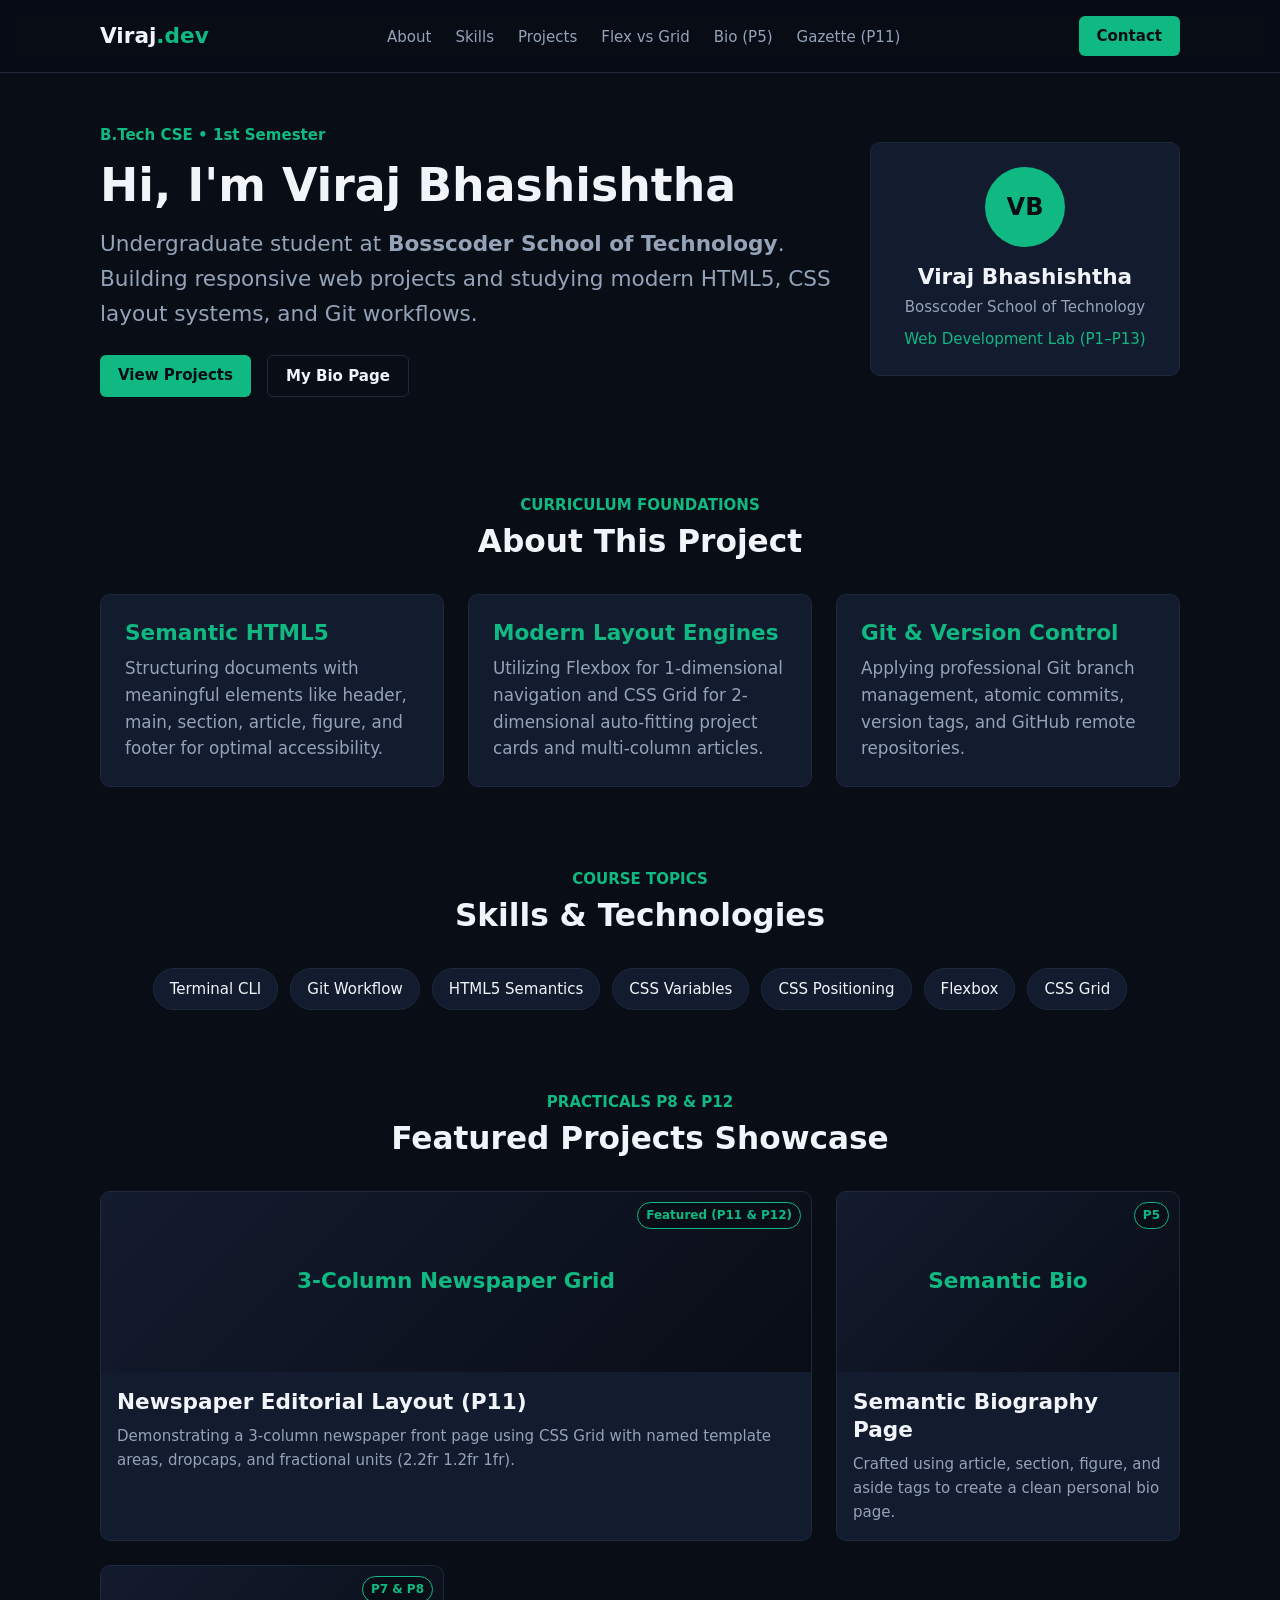
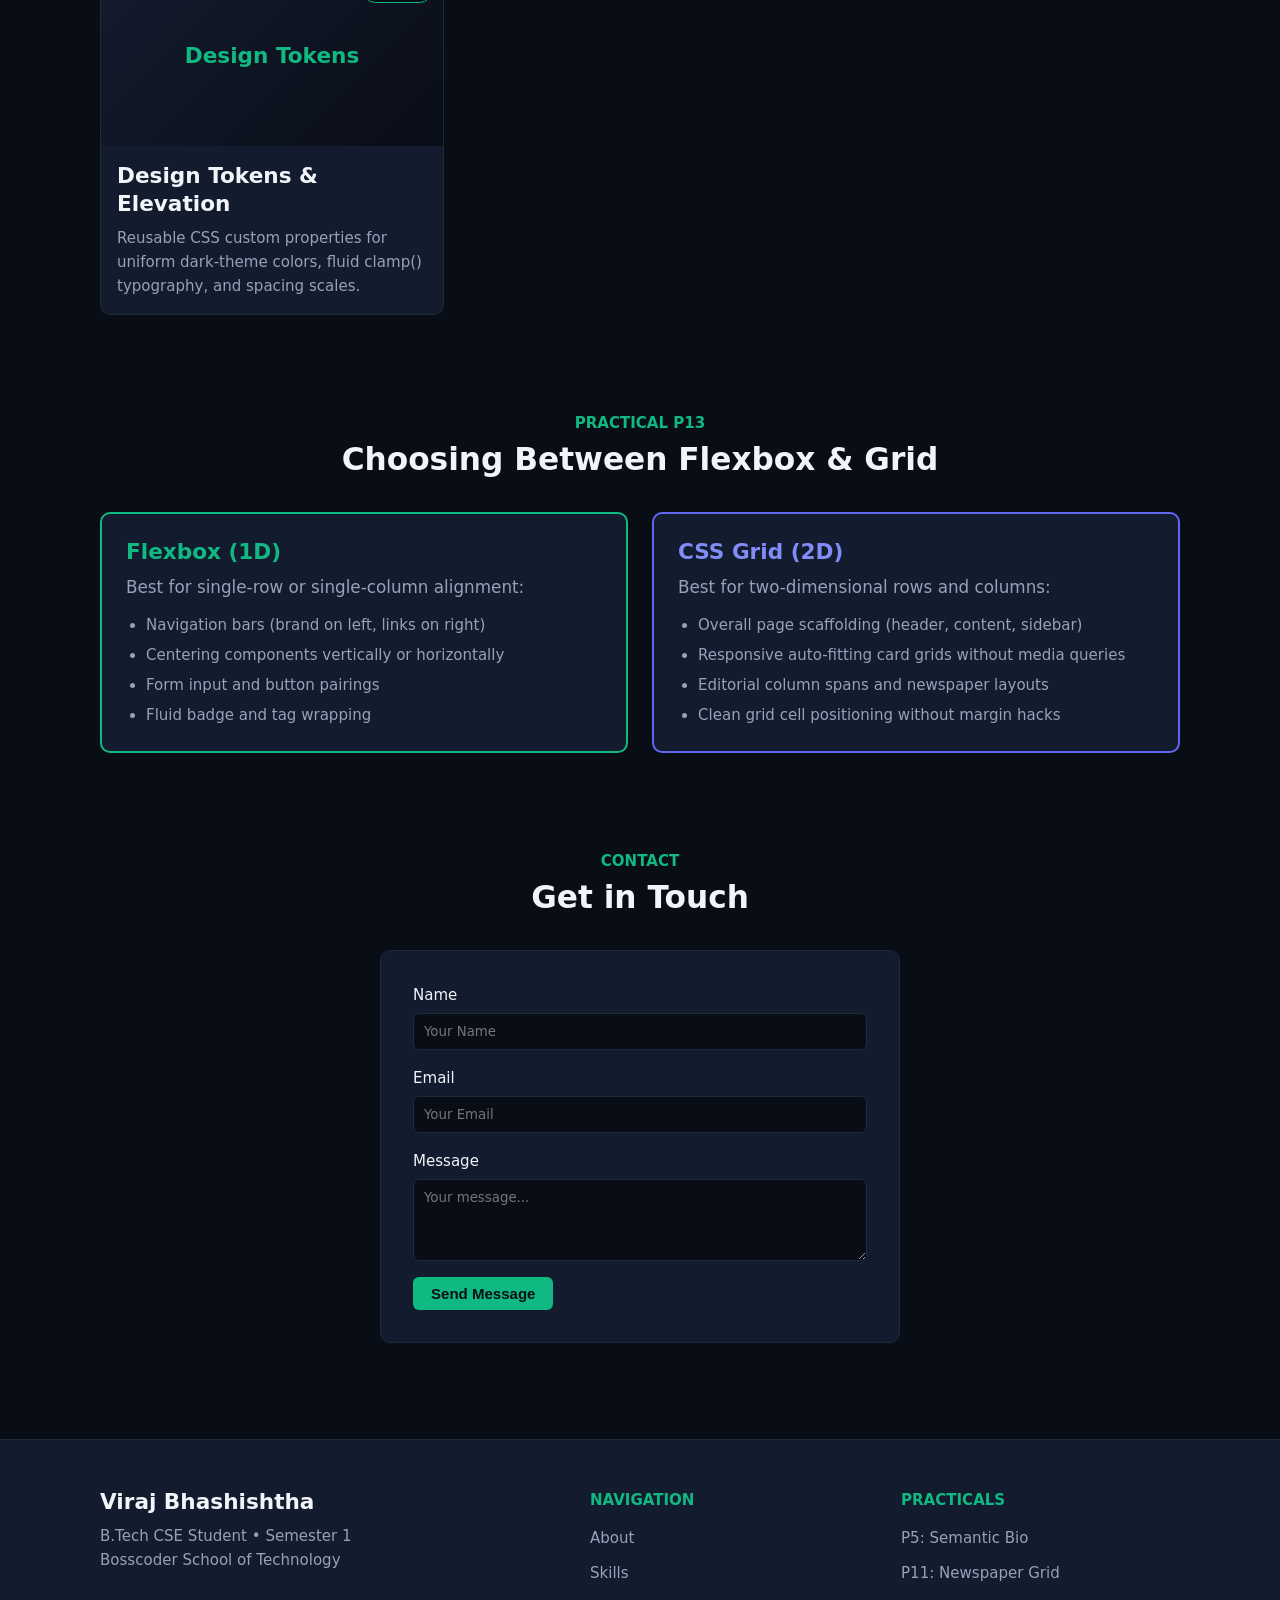
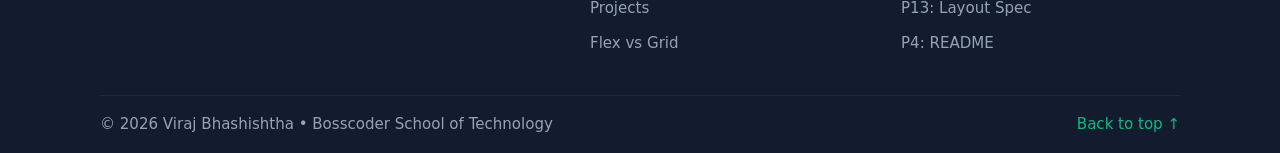
<file: index.html>
<!DOCTYPE html>
<html lang="en">
<head>
  <meta charset="UTF-8">
  <meta name="viewport" content="width=device-width, initial-scale=1.0">
  <title>Viraj Bhashishtha | Web Dev Portfolio (P1–P13)</title>
  
  <link rel="stylesheet" href="styles/tokens.css">
  <link rel="stylesheet" href="styles/base.css">
  <link rel="stylesheet" href="styles/layout.css">
  <link rel="stylesheet" href="styles/grid.css">
  
  <style>
    .section-heading {
      text-align: center;
      margin-bottom: var(--space-xl);
    }
    .section-heading h2 {
      color: var(--text-main);
    }
    .section-heading p {
      color: var(--primary);
      font-size: var(--font-sm);
      text-transform: uppercase;
      font-weight: 600;
      margin-bottom: 4px;
    }
    .contact-card {
      max-width: 520px;
      margin: 0 auto;
      background: var(--surface);
      border: 1px solid var(--border-color);
      border-radius: var(--radius-md);
      padding: var(--space-xl);
      display: flex;
      flex-direction: column;
      gap: var(--space-md);
    }
    .input-group {
      display: flex;
      flex-direction: column;
      gap: 6px;
    }
    .input-group label {
      font-size: var(--font-sm);
      font-weight: 500;
    }
    .text-input {
      padding: 10px;
      background: var(--bg-dark);
      border: 1px solid var(--border-color);
      border-radius: var(--radius-sm);
      color: var(--text-main);
      font-family: inherit;
    }
    .text-input:focus {
      outline: none;
      border-color: var(--primary);
    }
  </style>
</head>
<body>

  <!-- P8 & P9 & P10: Sticky Header with Flexbox Navigation -->
  <header class="site-header">
    <div class="container navbar">
      <a href="index.html" class="brand-link">Viraj<span>.dev</span></a>
      
      <nav>
        <ul class="nav-list">
          <li><a href="#about">About</a></li>
          <li><a href="#skills">Skills</a></li>
          <li><a href="#projects">Projects</a></li>
          <li><a href="#compare">Flex vs Grid</a></li>
          <li><a href="bio.html">Bio (P5)</a></li>
          <li><a href="newspaper.html">Gazette (P11)</a></li>
        </ul>
      </nav>

      <a href="#contact" class="btn">Contact</a>
    </div>
  </header>

  <main class="container">

    <!-- Hero Section (P6, P9) -->
    <section class="hero-section" id="hero">
      <div class="hero-info">
        <span style="color: var(--primary); font-weight: 600; font-size: var(--font-sm);">B.Tech CSE • 1st Semester</span>
        <h1 style="margin: var(--space-xs) 0 var(--space-sm);">Hi, I'm Viraj Bhashishtha</h1>
        <p style="font-size: var(--font-lg); margin-bottom: var(--space-lg);">
          Undergraduate student at <strong>Bosscoder School of Technology</strong>. Building responsive web projects and studying modern HTML5, CSS layout systems, and Git workflows.
        </p>
        <div style="display: flex; gap: var(--space-md);">
          <a href="#projects" class="btn">View Projects</a>
          <a href="bio.html" class="btn" style="background: transparent; border: 1px solid var(--border-color); color: var(--text-main);">My Bio Page</a>
        </div>
      </div>

      <div class="hero-badge-card">
        <div style="width: 80px; height: 80px; border-radius: var(--radius-full); background: var(--primary); margin: 0 auto var(--space-md); display: flex; align-items: center; justify-content: center; font-size: 1.5rem; font-weight: bold; color: #090d16;">VB</div>
        <h3>Viraj Bhashishtha</h3>
        <p style="font-size: var(--font-sm); margin-top: 4px;">Bosscoder School of Technology</p>
        <p style="font-size: var(--font-sm); color: var(--primary); margin-top: var(--space-xs);">Web Development Lab (P1–P13)</p>
      </div>
    </section>

    <!-- About Section (P6) -->
    <section id="about" style="padding: var(--space-2xl) 0;">
      <div class="section-heading">
        <p>Curriculum Foundations</p>
        <h2>About This Project</h2>
      </div>
      <div style="display: grid; grid-template-columns: repeat(auto-fit, minmax(280px, 1fr)); gap: var(--space-lg);">
        <div style="background: var(--surface); padding: var(--space-lg); border-radius: var(--radius-md); border: 1px solid var(--border-color);">
          <h3 style="color: var(--primary); margin-bottom: var(--space-xs);">Semantic HTML5</h3>
          <p>Structuring documents with meaningful elements like header, main, section, article, figure, and footer for optimal accessibility.</p>
        </div>
        <div style="background: var(--surface); padding: var(--space-lg); border-radius: var(--radius-md); border: 1px solid var(--border-color);">
          <h3 style="color: var(--primary); margin-bottom: var(--space-xs);">Modern Layout Engines</h3>
          <p>Utilizing Flexbox for 1-dimensional navigation and CSS Grid for 2-dimensional auto-fitting project cards and multi-column articles.</p>
        </div>
        <div style="background: var(--surface); padding: var(--space-lg); border-radius: var(--radius-md); border: 1px solid var(--border-color);">
          <h3 style="color: var(--primary); margin-bottom: var(--space-xs);">Git &amp; Version Control</h3>
          <p>Applying professional Git branch management, atomic commits, version tags, and GitHub remote repositories.</p>
        </div>
      </div>
    </section>

    <!-- Skills Section -->
    <section id="skills" style="padding: var(--space-xl) 0;">
      <div class="section-heading">
        <p>Course Topics</p>
        <h2>Skills &amp; Technologies</h2>
      </div>
      <div style="display: flex; flex-wrap: wrap; gap: var(--space-sm); justify-content: center;">
        <span style="background: var(--surface); border: 1px solid var(--border-color); padding: 8px 16px; border-radius: var(--radius-full); font-size: var(--font-sm);">Terminal CLI</span>
        <span style="background: var(--surface); border: 1px solid var(--border-color); padding: 8px 16px; border-radius: var(--radius-full); font-size: var(--font-sm);">Git Workflow</span>
        <span style="background: var(--surface); border: 1px solid var(--border-color); padding: 8px 16px; border-radius: var(--radius-full); font-size: var(--font-sm);">HTML5 Semantics</span>
        <span style="background: var(--surface); border: 1px solid var(--border-color); padding: 8px 16px; border-radius: var(--radius-full); font-size: var(--font-sm);">CSS Variables</span>
        <span style="background: var(--surface); border: 1px solid var(--border-color); padding: 8px 16px; border-radius: var(--radius-full); font-size: var(--font-sm);">CSS Positioning</span>
        <span style="background: var(--surface); border: 1px solid var(--border-color); padding: 8px 16px; border-radius: var(--radius-full); font-size: var(--font-sm);">Flexbox</span>
        <span style="background: var(--surface); border: 1px solid var(--border-color); padding: 8px 16px; border-radius: var(--radius-full); font-size: var(--font-sm);">CSS Grid</span>
      </div>
    </section>

    <!-- Projects Grid Section (P8, P12) -->
    <section id="projects" style="padding: var(--space-2xl) 0;">
      <div class="section-heading">
        <p>Practicals P8 &amp; P12</p>
        <h2>Featured Projects Showcase</h2>
      </div>

      <div class="showcase-grid">
        
        <!-- Featured Card: Spans 2 columns -->
        <article class="card-item featured-wide">
          <div class="card-preview">
            <span class="badge-floating">Featured (P11 &amp; P12)</span>
            3-Column Newspaper Grid
            <div class="card-hover-panel">
              <h4 style="color: white;">Newspaper Grid Layout</h4>
              <p style="color: var(--text-muted); font-size: var(--font-sm);">Built with grid-template-areas</p>
              <a href="newspaper.html" class="btn">View Live Demo</a>
            </div>
          </div>
          <div class="card-details">
            <h3>Newspaper Editorial Layout (P11)</h3>
            <p style="margin-top: var(--space-xs); font-size: var(--font-sm);">
              Demonstrating a 3-column newspaper front page using CSS Grid with named template areas, dropcaps, and fractional units (2.2fr 1.2fr 1fr).
            </p>
          </div>
        </article>

        <!-- Card 2 -->
        <article class="card-item">
          <div class="card-preview">
            <span class="badge-floating">P5</span>
            Semantic Bio
            <div class="card-hover-panel">
              <h4 style="color: white;">Bio Page</h4>
              <p style="color: var(--text-muted); font-size: var(--font-sm);">Accessible semantic structure</p>
              <a href="bio.html" class="btn">View Bio Page</a>
            </div>
          </div>
          <div class="card-details">
            <h3>Semantic Biography Page</h3>
            <p style="margin-top: var(--space-xs); font-size: var(--font-sm);">
              Crafted using article, section, figure, and aside tags to create a clean personal bio page.
            </p>
          </div>
        </article>

        <!-- Card 3 -->
        <article class="card-item">
          <div class="card-preview">
            <span class="badge-floating">P7 &amp; P8</span>
            Design Tokens
            <div class="card-hover-panel">
              <h4 style="color: white;">CSS Tokens</h4>
              <p style="color: var(--text-muted); font-size: var(--font-sm);">Colors and fluid typography</p>
              <a href="styles/tokens.css" class="btn">Inspect CSS</a>
            </div>
          </div>
          <div class="card-details">
            <h3>Design Tokens &amp; Elevation</h3>
            <p style="margin-top: var(--space-xs); font-size: var(--font-sm);">
              Reusable CSS custom properties for uniform dark-theme colors, fluid clamp() typography, and spacing scales.
            </p>
          </div>
        </article>

      </div>
    </section>

    <!-- Layout Comparison Section (P13) -->
    <section id="compare" style="padding: var(--space-2xl) 0;">
      <div class="section-heading">
        <p>Practical P13</p>
        <h2>Choosing Between Flexbox &amp; Grid</h2>
      </div>

      <div style="display: grid; grid-template-columns: repeat(auto-fit, minmax(300px, 1fr)); gap: var(--space-lg);">
        <div style="background: var(--surface); border: 2px solid var(--primary); border-radius: var(--radius-md); padding: var(--space-lg);">
          <h3 style="color: var(--primary);">Flexbox (1D)</h3>
          <p style="margin: var(--space-xs) 0 var(--space-sm);">Best for single-row or single-column alignment:</p>
          <ul style="padding-left: 20px; font-size: var(--font-sm); color: var(--text-muted); display: flex; flex-direction: column; gap: 6px;">
            <li>Navigation bars (brand on left, links on right)</li>
            <li>Centering components vertically or horizontally</li>
            <li>Form input and button pairings</li>
            <li>Fluid badge and tag wrapping</li>
          </ul>
        </div>

        <div style="background: var(--surface); border: 2px solid var(--accent); border-radius: var(--radius-md); padding: var(--space-lg);">
          <h3 style="color: var(--accent-light);">CSS Grid (2D)</h3>
          <p style="margin: var(--space-xs) 0 var(--space-sm);">Best for two-dimensional rows and columns:</p>
          <ul style="padding-left: 20px; font-size: var(--font-sm); color: var(--text-muted); display: flex; flex-direction: column; gap: 6px;">
            <li>Overall page scaffolding (header, content, sidebar)</li>
            <li>Responsive auto-fitting card grids without media queries</li>
            <li>Editorial column spans and newspaper layouts</li>
            <li>Clean grid cell positioning without margin hacks</li>
          </ul>
        </div>
      </div>
    </section>

    <!-- Contact Form Section -->
    <section id="contact" style="padding: var(--space-2xl) 0;">
      <div class="section-heading">
        <p>Contact</p>
        <h2>Get in Touch</h2>
      </div>

      <form class="contact-card" action="#" method="POST" onsubmit="event.preventDefault(); alert('Message sent!');">
        <div class="input-group">
          <label for="name">Name</label>
          <input type="text" id="name" name="name" class="text-input" placeholder="Your Name" required>
        </div>
        <div class="input-group">
          <label for="email">Email</label>
          <input type="email" id="email" name="email" class="text-input" placeholder="Your Email" required>
        </div>
        <div class="input-group">
          <label for="msg">Message</label>
          <textarea id="msg" name="msg" class="text-input" rows="4" placeholder="Your message..." required></textarea>
        </div>
        <button type="submit" class="btn" style="align-self: flex-start;">Send Message</button>
      </form>
    </section>

  </main>

  <!-- P10: Multi-Column Flexbox Footer -->
  <footer class="page-footer">
    <div class="container">
      <div class="footer-rows">
        <div class="footer-section" style="flex: 2 1 300px;">
          <h3 style="color: var(--text-main); margin-bottom: var(--space-xs);">Viraj Bhashishtha</h3>
          <p style="font-size: var(--font-sm);">B.Tech CSE Student • Semester 1<br>Bosscoder School of Technology</p>
        </div>
        <div class="footer-section">
          <h4>Navigation</h4>
          <ul>
            <li><a href="#about">About</a></li>
            <li><a href="#skills">Skills</a></li>
            <li><a href="#projects">Projects</a></li>
            <li><a href="#compare">Flex vs Grid</a></li>
          </ul>
        </div>
        <div class="footer-section">
          <h4>Practicals</h4>
          <ul>
            <li><a href="bio.html">P5: Semantic Bio</a></li>
            <li><a href="newspaper.html">P11: Newspaper Grid</a></li>
            <li><a href="LAYOUT-COMPARISON.md">P13: Layout Spec</a></li>
            <li><a href="README.md">P4: README</a></li>
          </ul>
        </div>
      </div>
      <div class="footer-bottom-bar">
        <p>&copy; 2026 Viraj Bhashishtha • Bosscoder School of Technology</p>
        <a href="#hero">Back to top ↑</a>
      </div>
    </div>
  </footer>

</body>
</html>
</file>
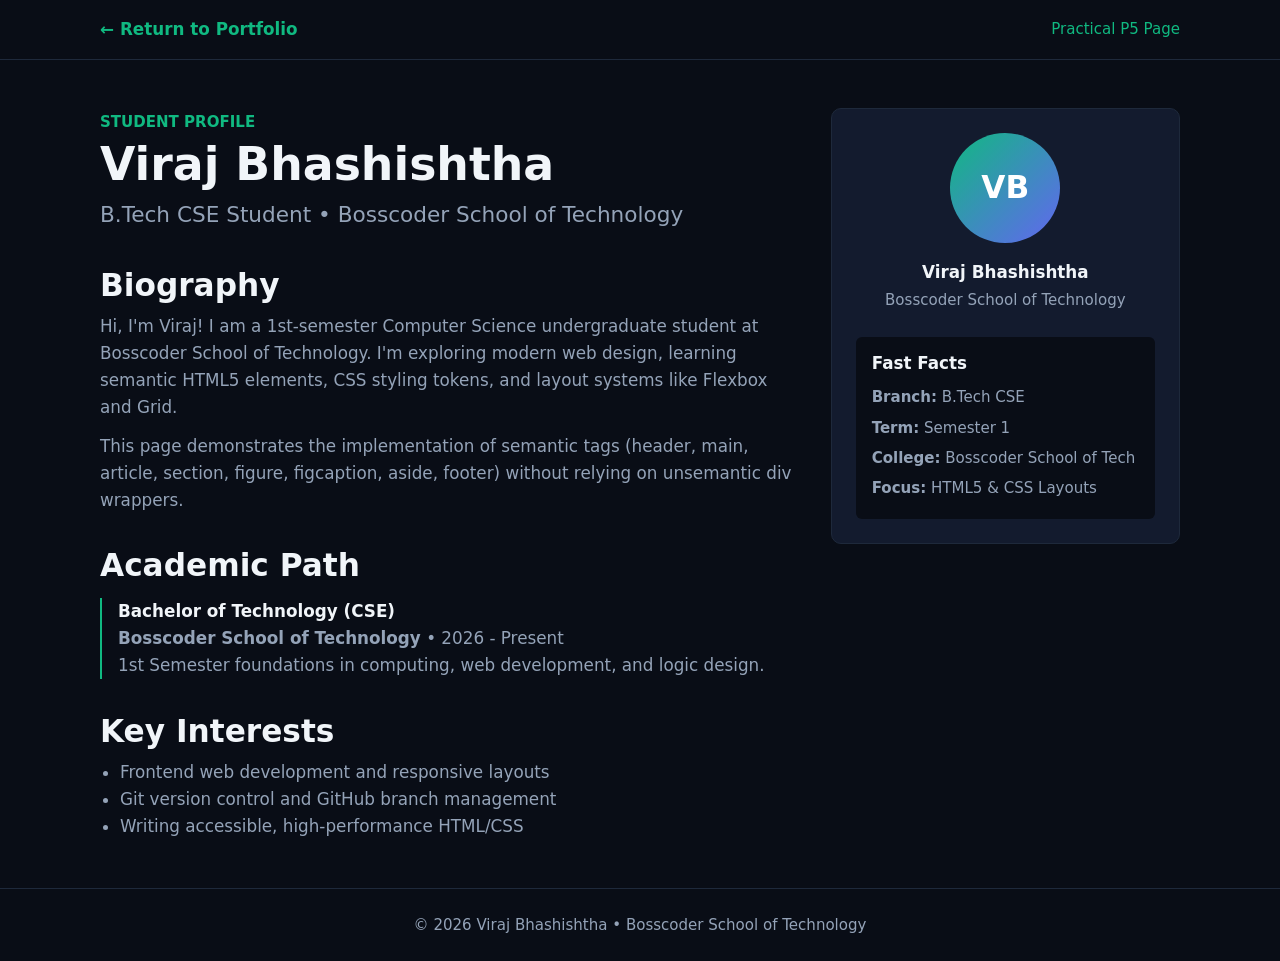
<file: bio.html>
<!DOCTYPE html>
<html lang="en">
<head>
  <meta charset="UTF-8">
  <meta name="viewport" content="width=device-width, initial-scale=1.0">
  <title>Viraj Bhashishtha | Semantic Bio (P5)</title>
  <link rel="stylesheet" href="styles/tokens.css">
  <link rel="stylesheet" href="styles/base.css">
  <style>
    .bio-grid {
      display: grid;
      grid-template-columns: 2fr 1fr;
      gap: var(--space-xl);
      margin-top: var(--space-2xl);
    }
    .profile-card {
      background: var(--surface);
      border: 1px solid var(--border-color);
      border-radius: var(--radius-md);
      padding: var(--space-lg);
      text-align: center;
    }
    .avatar-box {
      width: 110px;
      height: 110px;
      margin: 0 auto var(--space-md);
      border-radius: var(--radius-full);
      background: linear-gradient(135deg, var(--primary), var(--accent));
      display: flex;
      align-items: center;
      justify-content: center;
      font-size: var(--font-xl);
      font-weight: bold;
      color: white;
    }
    .fact-card {
      background: var(--bg-dark);
      padding: var(--space-md);
      border-radius: var(--radius-sm);
      margin-top: var(--space-lg);
      text-align: left;
    }
    .fact-card ul {
      list-style-type: none;
      margin-top: var(--space-xs);
    }
    .fact-card li {
      padding: 3px 0;
      font-size: var(--font-sm);
      color: var(--text-muted);
    }
    .bio-header {
      padding: var(--space-md) 0;
      border-bottom: 1px solid var(--border-color);
    }
    .bio-footer {
      margin-top: var(--space-2xl);
      padding: var(--space-lg) 0;
      border-top: 1px solid var(--border-color);
      text-align: center;
      font-size: var(--font-sm);
      color: var(--text-muted);
    }
    @media (max-width: 768px) {
      .bio-grid {
        grid-template-columns: 1fr;
      }
    }
  </style>
</head>
<body>

  <!-- Semantic Header -->
  <header class="bio-header">
    <div class="container" style="display: flex; justify-content: space-between; align-items: center;">
      <a href="index.html" style="font-weight: bold;">← Return to Portfolio</a>
      <span style="color: var(--primary); font-size: var(--font-sm);">Practical P5 Page</span>
    </div>
  </header>

  <!-- Semantic Main Landmark -->
  <main class="container">
    <div class="bio-grid">
      
      <!-- Article: Primary Content -->
      <article>
        <header>
          <span style="color: var(--primary); text-transform: uppercase; font-size: var(--font-sm); font-weight: bold;">Student Profile</span>
          <h1>Viraj Bhashishtha</h1>
          <p style="font-size: var(--font-lg); margin-top: 4px;">B.Tech CSE Student • Bosscoder School of Technology</p>
        </header>

        <section style="margin-top: var(--space-xl);">
          <h2>Biography</h2>
          <p style="margin-top: var(--space-xs);">
            Hi, I'm Viraj! I am a 1st-semester Computer Science undergraduate student at Bosscoder School of Technology. I'm exploring modern web design, learning semantic HTML5 elements, CSS styling tokens, and layout systems like Flexbox and Grid.
          </p>
          <p style="margin-top: var(--space-sm);">
            This page demonstrates the implementation of semantic tags (header, main, article, section, figure, figcaption, aside, footer) without relying on unsemantic div wrappers.
          </p>
        </section>

        <!-- Academic Background -->
        <section style="margin-top: var(--space-xl);">
          <h2>Academic Path</h2>
          <div style="margin-top: var(--space-sm); border-left: 2px solid var(--primary); padding-left: var(--space-md);">
            <h4>Bachelor of Technology (CSE)</h4>
            <p><strong>Bosscoder School of Technology</strong> • 2026 - Present</p>
            <p>1st Semester foundations in computing, web development, and logic design.</p>
          </div>
        </section>

        <!-- Skills & Goals -->
        <section style="margin-top: var(--space-xl);">
          <h2>Key Interests</h2>
          <ul style="margin-top: var(--space-xs); padding-left: 20px; color: var(--text-muted);">
            <li>Frontend web development and responsive layouts</li>
            <li>Git version control and GitHub branch management</li>
            <li>Writing accessible, high-performance HTML/CSS</li>
          </ul>
        </section>
      </article>

      <!-- Aside: Sidebar Panel -->
      <aside>
        <div class="profile-card">
          <!-- Figure and Figcaption -->
          <figure>
            <div class="avatar-box">VB</div>
            <figcaption>
              <strong>Viraj Bhashishtha</strong><br>
              <span style="font-size: var(--font-sm); color: var(--text-muted);">Bosscoder School of Technology</span>
            </figcaption>
          </figure>

          <div class="fact-card">
            <h3 style="font-size: var(--font-base); color: var(--text-main);">Fast Facts</h3>
            <ul>
              <li><strong>Branch:</strong> B.Tech CSE</li>
              <li><strong>Term:</strong> Semester 1</li>
              <li><strong>College:</strong> Bosscoder School of Tech</li>
              <li><strong>Focus:</strong> HTML5 &amp; CSS Layouts</li>
            </ul>
          </div>
        </div>
      </aside>

    </div>
  </main>

  <!-- Semantic Footer -->
  <footer class="bio-footer">
    <div class="container">
      <p>&copy; 2026 Viraj Bhashishtha • Bosscoder School of Technology</p>
    </div>
  </footer>

</body>
</html>
</file>
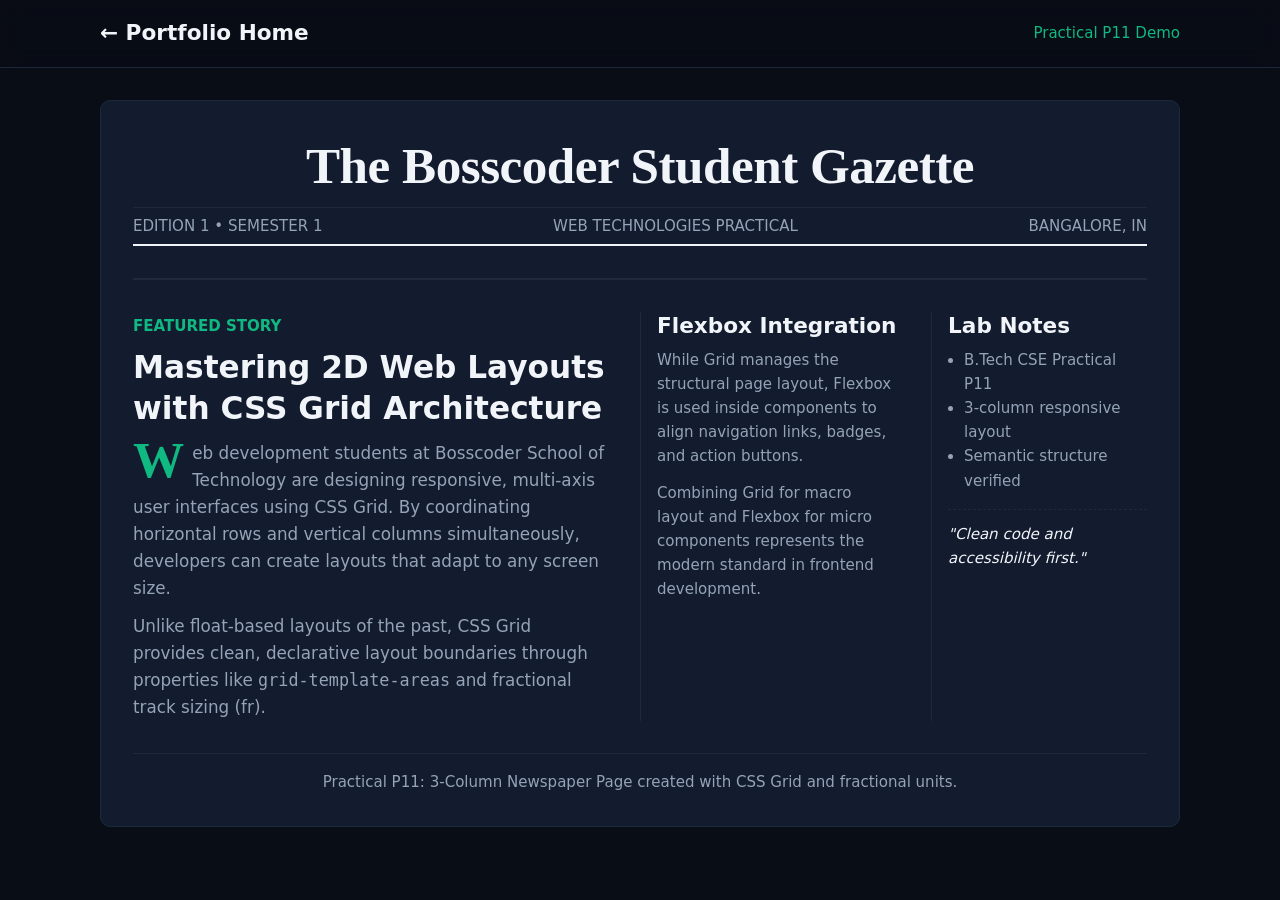
<file: newspaper.html>
<!DOCTYPE html>
<html lang="en">
<head>
  <meta charset="UTF-8">
  <meta name="viewport" content="width=device-width, initial-scale=1.0">
  <title>The Tech Tribune | CSS Grid Newspaper (P11)</title>
  <link rel="stylesheet" href="styles/tokens.css">
  <link rel="stylesheet" href="styles/base.css">
  <link rel="stylesheet" href="styles/layout.css">
  <link rel="stylesheet" href="styles/grid.css">
  <style>
    .paper-title {
      font-family: var(--font-serif);
      font-size: clamp(2.2rem, 4vw, 3.6rem);
      margin-bottom: var(--space-xs);
      letter-spacing: -0.01em;
    }
    .info-bar {
      display: flex;
      justify-content: space-between;
      border-top: 1px solid var(--border-color);
      border-bottom: 2px solid var(--text-main);
      padding: 6px 0;
      font-size: var(--font-sm);
      color: var(--text-muted);
      margin-bottom: var(--space-md);
      text-transform: uppercase;
    }
    .article-lead::first-letter {
      font-family: var(--font-serif);
      float: left;
      font-size: 3.2rem;
      line-height: 0.8;
      padding-right: 8px;
      color: var(--primary);
      font-weight: bold;
    }
  </style>
</head>
<body>

  <header class="site-header">
    <div class="container navbar">
      <a href="index.html" class="brand-link">← Portfolio Home</a>
      <span style="color: var(--primary); font-size: var(--font-sm);">Practical P11 Demo</span>
    </div>
  </header>

  <main class="container">
    
    <!-- 3-Column Newspaper CSS Grid -->
    <div class="news-layout-grid">
      
      <!-- Masthead -->
      <div class="news-masthead-area">
        <h1 class="paper-title">The Bosscoder Student Gazette</h1>
        <div class="info-bar">
          <span>Edition 1 • Semester 1</span>
          <span>Web Technologies Practical</span>
          <span>Bangalore, IN</span>
        </div>
      </div>

      <!-- Lead Column (2.2fr) -->
      <section class="news-lead-column">
        <article>
          <span style="color: var(--primary); font-weight: 600; font-size: var(--font-sm); text-transform: uppercase;">Featured Story</span>
          <h2 style="margin: var(--space-xs) 0 var(--space-sm);">Mastering 2D Web Layouts with CSS Grid Architecture</h2>
          <p class="article-lead">
            Web development students at Bosscoder School of Technology are designing responsive, multi-axis user interfaces using CSS Grid. By coordinating horizontal rows and vertical columns simultaneously, developers can create layouts that adapt to any screen size.
          </p>
          <p style="margin-top: var(--space-sm);">
            Unlike float-based layouts of the past, CSS Grid provides clean, declarative layout boundaries through properties like <code>grid-template-areas</code> and fractional track sizing (fr).
          </p>
        </article>
      </section>

      <!-- Second Column (1.2fr) -->
      <section class="news-second-column">
        <article>
          <h3>Flexbox Integration</h3>
          <p style="margin-top: var(--space-xs); font-size: var(--font-sm);">
            While Grid manages the structural page layout, Flexbox is used inside components to align navigation links, badges, and action buttons.
          </p>
          <p style="margin-top: var(--space-sm); font-size: var(--font-sm);">
            Combining Grid for macro layout and Flexbox for micro components represents the modern standard in frontend development.
          </p>
        </article>
      </section>

      <!-- Third Column (1fr) -->
      <aside class="news-third-column">
        <h3>Lab Notes</h3>
        <ul style="margin-top: var(--space-xs); padding-left: 16px; font-size: var(--font-sm); color: var(--text-muted);">
          <li>B.Tech CSE Practical P11</li>
          <li>3-column responsive layout</li>
          <li>Semantic structure verified</li>
        </ul>
        <div style="margin-top: var(--space-md); padding-top: var(--space-sm); border-top: 1px dashed var(--border-color); font-size: var(--font-sm); font-style: italic;">
          "Clean code and accessibility first."
        </div>
      </aside>

      <!-- Bottom Grid Footer -->
      <div class="news-bottom-area">
        Practical P11: 3-Column Newspaper Page created with CSS Grid and fractional units.
      </div>

    </div>

  </main>

</body>
</html>
</file>
<file: styles/tokens.css>
/* Practical P7: Design Tokens & Typography Scale */

:root {
  /* Color Palette - Emerald & Indigo Theme */
  --primary: #10b981;
  --primary-hover: #059669;
  --accent: #6366f1;
  --accent-light: #818cf8;
  --bg-dark: #090d16;
  --surface: #131b2e;
  --surface-hover: #1e293b;
  --text-main: #f1f5f9;
  --text-muted: #94a3b8;
  --border-color: #1e293b;

  /* Typography */
  --font-sans: system-ui, -apple-system, BlinkMacSystemFont, "Segoe UI", Roboto, sans-serif;
  --font-serif: "Times New Roman", Times, serif;

  /* Fluid Font Sizes */
  --font-sm: clamp(0.85rem, 0.82rem + 0.15vw, 0.95rem);
  --font-base: clamp(1rem, 0.96rem + 0.2vw, 1.05rem);
  --font-lg: clamp(1.2rem, 1.15rem + 0.35vw, 1.35rem);
  --font-xl: clamp(1.5rem, 1.35rem + 0.75vw, 2rem);
  --font-hero: clamp(2.1rem, 1.9rem + 1.2vw, 2.9rem);

  /* Spacing Scale */
  --space-xs: 0.5rem;
  --space-sm: 0.75rem;
  --space-md: 1rem;
  --space-lg: 1.5rem;
  --space-xl: 2rem;
  --space-2xl: 3rem;

  /* Borders & Radius */
  --radius-sm: 6px;
  --radius-md: 10px;
  --radius-full: 9999px;
  --shadow: 0 4px 14px rgba(0, 0, 0, 0.35);
}
</file>
<file: styles/base.css>
/* Global Styles and CSS Reset */

*, *::before, *::after {
  box-sizing: border-box;
  margin: 0;
  padding: 0;
}

body {
  font-family: var(--font-sans);
  font-size: var(--font-base);
  color: var(--text-main);
  background-color: var(--bg-dark);
  line-height: 1.6;
}

a {
  color: var(--primary);
  text-decoration: none;
}

a:hover {
  color: var(--accent-light);
  text-decoration: underline;
}

.container {
  width: 90%;
  max-width: 1080px;
  margin: 0 auto;
}

h1, h2, h3 {
  line-height: 1.3;
}

h1 { font-size: var(--font-hero); }
h2 { font-size: var(--font-xl); }
h3 { font-size: var(--font-lg); }

p {
  color: var(--text-muted);
}
</file>
<file: styles/layout.css>
/* Practical P8, P9, P10: CSS Positioning and Flexbox Systems */

/* --- Sticky Navigation (P8, P9) --- */
.site-header {
  position: sticky;
  top: 0;
  z-index: 100;
  background-color: rgba(9, 13, 22, 0.92);
  backdrop-filter: blur(10px);
  border-bottom: 1px solid var(--border-color);
}

.navbar {
  display: flex;
  justify-content: space-between;
  align-items: center;
  padding: var(--space-md) 0;
}

.brand-link {
  font-weight: 700;
  font-size: var(--font-lg);
  color: var(--text-main);
  text-decoration: none;
}

.brand-link span {
  color: var(--primary);
}

.nav-list {
  display: flex;
  gap: var(--space-lg);
  list-style: none;
}

.nav-list a {
  color: var(--text-muted);
  font-size: var(--font-sm);
  transition: color 0.2s ease;
}

.nav-list a:hover {
  color: var(--primary);
  text-decoration: none;
}

/* Button style */
.btn {
  display: inline-block;
  padding: 8px 18px;
  border-radius: var(--radius-sm);
  background-color: var(--primary);
  color: #090d16;
  font-size: var(--font-sm);
  font-weight: 600;
  border: none;
  cursor: pointer;
  text-decoration: none;
  transition: background-color 0.2s ease;
}

.btn:hover {
  background-color: var(--primary-hover);
  text-decoration: none;
  color: white;
}

/* --- Hero Section with Flexbox --- */
.hero-section {
  padding: var(--space-2xl) 0;
  display: flex;
  align-items: center;
  justify-content: space-between;
  gap: var(--space-xl);
}

.hero-info {
  flex: 1;
}

.hero-badge-card {
  flex: 0 0 310px;
  background: var(--surface);
  border: 1px solid var(--border-color);
  border-radius: var(--radius-md);
  padding: var(--space-lg);
  text-align: center;
}

/* --- Card Overlay and Positioning (P8) --- */
.card-item {
  position: relative; /* parent reference */
  background: var(--surface);
  border: 1px solid var(--border-color);
  border-radius: var(--radius-md);
  overflow: hidden;
  display: flex;
  flex-direction: column;
  transition: transform 0.2s ease;
}

.card-item:hover {
  transform: translateY(-4px);
}

.card-preview {
  position: relative;
  height: 180px;
  background: linear-gradient(135deg, #131b2e, #090d16);
  display: flex;
  align-items: center;
  justify-content: center;
  font-weight: 600;
  font-size: var(--font-lg);
  color: var(--primary);
}

/* Absolute Floating Badge */
.badge-floating {
  position: absolute;
  top: 10px;
  right: 10px;
  background: var(--bg-dark);
  color: var(--primary);
  border: 1px solid var(--primary);
  padding: 3px 8px;
  border-radius: var(--radius-full);
  font-size: 0.75rem;
}

/* Absolute Card Overlay on Hover */
.card-hover-panel {
  position: absolute;
  inset: 0;
  background: rgba(9, 13, 22, 0.94);
  display: flex;
  flex-direction: column;
  align-items: center;
  justify-content: center;
  gap: var(--space-sm);
  opacity: 0;
  transition: opacity 0.25s ease;
}

.card-item:hover .card-hover-panel {
  opacity: 1;
}

.card-details {
  padding: var(--space-md);
  flex-grow: 1;
}

/* --- Advanced Flexbox Footer (P10) --- */
.page-footer {
  margin-top: var(--space-2xl);
  border-top: 1px solid var(--border-color);
  background: var(--surface);
  padding: var(--space-2xl) 0 var(--space-md);
}

.footer-rows {
  display: flex;
  flex-wrap: wrap;
  justify-content: space-between;
  gap: var(--space-xl);
  padding-bottom: var(--space-xl);
  border-bottom: 1px solid var(--border-color);
}

.footer-section {
  flex: 1 1 200px;
}

.footer-section h4 {
  font-size: var(--font-sm);
  text-transform: uppercase;
  margin-bottom: var(--space-sm);
  color: var(--primary);
}

.footer-section ul {
  list-style: none;
}

.footer-section li {
  margin-bottom: var(--space-xs);
}

.footer-section a {
  color: var(--text-muted);
  font-size: var(--font-sm);
}

.footer-bottom-bar {
  display: flex;
  justify-content: space-between;
  padding-top: var(--space-md);
  font-size: var(--font-sm);
  color: var(--text-muted);
}

@media (max-width: 768px) {
  .hero-section {
    flex-direction: column;
    text-align: center;
  }
  .navbar {
    flex-direction: column;
    gap: var(--space-sm);
  }
  .nav-list {
    gap: var(--space-md);
  }
}
</file>
<file: styles/grid.css>
/* Practical P11 & P12: CSS Grid Layouts */

/* --- Advanced Auto-Fit Projects Grid (P12) --- */
.showcase-grid {
  display: grid;
  grid-template-columns: repeat(auto-fit, minmax(280px, 1fr));
  gap: var(--space-lg);
  margin-top: var(--space-lg);
}

/* Featured card spanning 2 columns */
@media (min-width: 850px) {
  .card-item.featured-wide {
    grid-column: span 2;
  }
}

/* --- Newspaper 3-Column Editorial Grid (P11) --- */
.news-layout-grid {
  display: grid;
  grid-template-columns: 2.2fr 1.2fr 1fr;
  grid-template-areas:
    "masthead masthead masthead"
    "lead     col2     col3"
    "bottom   bottom   bottom";
  gap: var(--space-xl);
  margin: var(--space-xl) 0;
  background: var(--surface);
  border: 1px solid var(--border-color);
  padding: var(--space-xl);
  border-radius: var(--radius-md);
}

.news-masthead-area {
  grid-area: masthead;
  border-bottom: 2px solid var(--border-color);
  padding-bottom: var(--space-md);
  text-align: center;
}

.news-lead-column {
  grid-area: lead;
}

.news-second-column {
  grid-area: col2;
  border-left: 1px solid var(--border-color);
  padding-left: var(--space-md);
}

.news-third-column {
  grid-area: col3;
  border-left: 1px solid var(--border-color);
  padding-left: var(--space-md);
}

.news-bottom-area {
  grid-area: bottom;
  border-top: 1px solid var(--border-color);
  padding-top: var(--space-md);
  text-align: center;
  font-size: var(--font-sm);
  color: var(--text-muted);
}

@media (max-width: 800px) {
  .news-layout-grid {
    grid-template-columns: 1fr;
    grid-template-areas:
      "masthead"
      "lead"
      "col2"
      "col3"
      "bottom";
  }
  .news-second-column, .news-third-column {
    border-left: none;
    padding-left: 0;
  }
}
</file>
